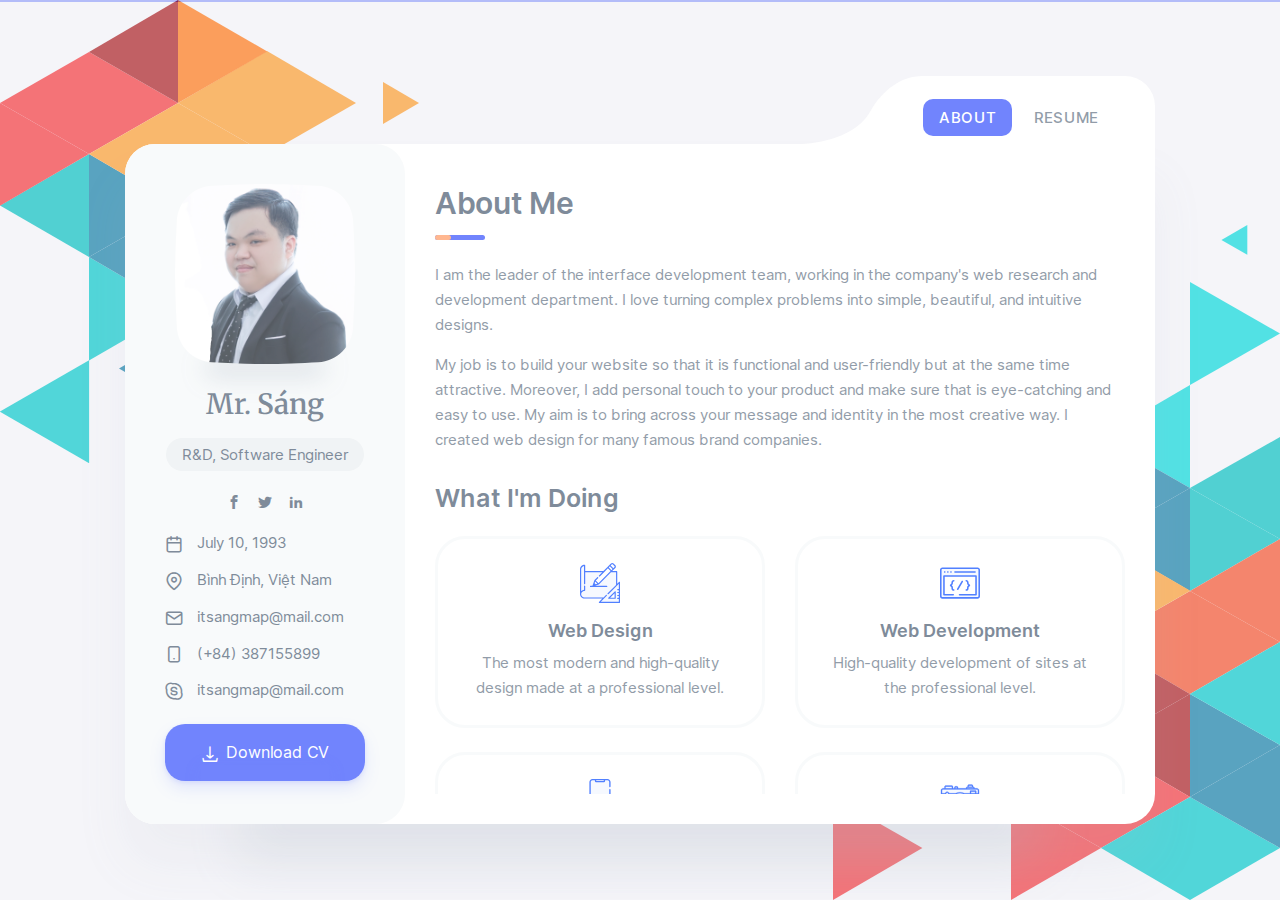
<file: index.html>
<!DOCTYPE html>
<html lang="en" ng-app="myApp">

<head>
    <meta charset="utf-8" />
    <title>Mai Xuân Sáng - About</title>

    <!-- Meta Data -->
    <meta http-equiv="X-UA-Compatible" content="IE=edge">
    <meta name="viewport" content="width=device-width, initial-scale=1, shrink-to-fit=no">
    <meta name="format-detection" content="telephone=no" />
    <meta name="format-detection" content="address=no" />
    
    <!-- Open Graph data -->
    <meta property="og:title" content="SangCV" />
    <meta property="og:type" content="website" />
    <meta property="og:url" content="your url website" />
    <meta property="og:image" content="assets/images/social.jpg" />
    <meta property="og:description" content="SangCV" />
    <meta property="og:site_name" content="SangCV" />
    <!-- Base -->
    <base href="/">
    <!-- Favicons -->
    <link rel="apple-touch-icon" sizes="144x144" href="assets/images/favicons/apple-touch-icon-144x144.png">
    <link rel="apple-touch-icon" sizes="114x114" href="assets/images/favicons/apple-touch-icon-114x114.png">
    <link rel="apple-touch-icon" sizes="72x72" href="assets/images/favicons/apple-touch-icon-72x72.png">
    <link rel="apple-touch-icon" sizes="57x57" href="assets/images/favicons/apple-touch-icon-57x57.png">
    <link rel="shortcut icon" href="assets/images/favicons/favicon.png" type="image/png">

    <!-- Styles -->
    <link rel="stylesheet" type="text/css" href="assets/styles/style.css" />
    <link rel="stylesheet" type="text/css" href="assets/demo/style-demo.css" />
    <!-- JavaScripts -->
    <script src="assets/js/jquery-3.4.1.min.js"></script>
    <script src="assets/js/angular.min.js"></script>
    <script src="assets/js/angular-route.min.js"></script>
    <script src="assets/js/plugins.min.js"></script>
    <script src="assets/js/load_page.js"></script>
</head>

<body class="bg-triangles-2" ng-controller="myCtrl as $ctrl">
    <!-- Preloader -->
    <div class="preloader">
        <div class="preloader__wrap">
            <svg class="spinner-container" viewBox="0 0 52 52">
                <circle class="path" cx="26px" cy="26px" r="20px" fill="none" stroke-width="4px" />
            </svg>
            <div class="preloader__progress"><span></span></div>
        </div>
    </div>

    <main class="main">
        <!-- Menu -->
        <div class="circle-menu">
            <div class="hamburger">
                <div class="line"></div>
                <div class="line"></div>
                <div class="line"></div>
                <div class="hamburger__text">MENU</div>
            </div>
        </div>

        <div class="nav-wrap">
            <ul class="nav">
                <li class="nav__item"><a ng-class="{active: $ctrl.$route.current.activetab == 'about'}" ng-href="#!/about">About</a>
                </li>
                <li class="nav__item"><a ng-class="{active: $ctrl.$route.current.activetab == 'resume'}"
                    ng-href="#!/resume">Resume</a></li>
                <!-- <li class="nav__item"><a  ng-href="#!/about">Portfolio</a></li>
                <li class="nav__item"><a ng-href="#!/about">Blog</a></li>
                <li class="nav__item"><a  ng-href="#!/about">Contact</a></li> -->
            </ul>
        </div>

        <div class="wrapper">
            <!-- Sidebar -->
            <aside class="sidebar" data-simplebar>
                <div>
                    <div class="avatar-wrap">
                        <svg class="avatar avatar--180" viewBox="0 0 188 188">
                            <g class="avatar__box">
                                <image xlink:href="assets/img/avatar-7.png" height="100%" width="100%" />
                            </g>
                        </svg>
                    </div>
                    <div class="text-center">
                        <h3 data-toggle="tooltip" data-placement="bottom" title="Mai Xuân Sáng" class="title sidebar__user-name"> <span class="weight--500">Mr.</span> Sáng</h3>
                        <div class="badge badge--gray">R&D, Software Engineer</div>

                        <!-- Social -->
                        <div class="social">
                            <a class="social__link" href="https://www.facebook.com/"><i
                                    class="font-icon icon-facebook"></i></a>
                            <a class="social__link" href="https://www.behance.com/"><i
                                    class="font-icon icon-twitter"></i></a>
                            <a class="social__link" href="https://www.linkedin.com/"><i
                                    class="font-icon icon-linkedin2"></i></a>
                        </div>
                    </div>

                    <ul class="contact-block">
                        <li class="contact-block__item" data-toggle="tooltip" data-placement="top" title="Birthday">
                            <i class="font-icon icon-calendar2"></i>July 10, 1993
                        </li>
                        <li class="contact-block__item" data-toggle="tooltip" data-placement="top" title="Address">
                            <i class="font-icon icon-map-pin"></i>Bình Định, Việt Nam
                        </li>
                        <li class="contact-block__item" data-toggle="tooltip" data-placement="top" title="E-mail">
                            <a href="mailto:example@mail.com"><i class="font-icon icon-mail"></i>itsangmap@mail.com</a>
                        </li>
                        <li class="contact-block__item" data-toggle="tooltip" data-placement="top" title="Phone">
                            <i class="font-icon icon-smartphone"></i>(+84) 387155899
                        </li>
                        <li class="contact-block__item" data-toggle="tooltip" data-placement="top" title="Skype">
                            <a href="skype:skype-example"><i class="font-icon icon-skype"></i>itsangmap@mail.com</a>
                        </li>
                    </ul>
                </div>
                <a class="btn" href="/download/Mai-Xuan-Sang-CV.pdf" download><i class="font-icon icon-download"></i> Download CV</a>
            </aside>

            <!-- Content -->
            <div class="content" data-simplebar ng-view>

            </div>
            <!-- Content End -->
        </div>
        <!-- Wrapper End -->
    </main>

    <!-- SVG masks -->
    <svg class="svg-defs">
        <clipPath id="avatar-box">
            <path
                d="M1.85379 38.4859C2.9221 18.6653 18.6653 2.92275 38.4858 1.85453 56.0986.905299 77.2792 0 94 0c16.721 0 37.901.905299 55.514 1.85453 19.821 1.06822 35.564 16.81077 36.632 36.63137C187.095 56.0922 188 77.267 188 94c0 16.733-.905 37.908-1.854 55.514-1.068 19.821-16.811 35.563-36.632 36.631C131.901 187.095 110.721 188 94 188c-16.7208 0-37.9014-.905-55.5142-1.855-19.8205-1.068-35.5637-16.81-36.63201-36.631C.904831 131.908 0 110.733 0 94c0-16.733.904831-37.9078 1.85379-55.5141z" />
        </clipPath>
        <clipPath id="avatar-hexagon">
            <path
                d="M0 27.2891c0-4.6662 2.4889-8.976 6.52491-11.2986L31.308 1.72845c3.98-2.290382 8.8697-2.305446 12.8637-.03963l25.234 14.31558C73.4807 18.3162 76 22.6478 76 27.3426V56.684c0 4.6805-2.5041 9.0013-6.5597 11.3186L44.4317 82.2915c-3.9869 2.278-8.8765 2.278-12.8634 0L6.55974 68.0026C2.50414 65.6853 0 61.3645 0 56.684V27.2891z" />
        </clipPath>
    </svg>

    <!-- Demo Menu -->
    <!-- <div class="btnSlideNav slideOpen"></div>
    <div class="btnSlideNav slideClose"></div>
    <ul class="slideNav">
        <li class="slideNav__item rtl-mode">
            <h4 class="title title--5">More pages</h4> <a href="rtl/about.html">RTL</a>
        </li>
        <li class="slideNav__item"><a href="one-page.html">1. Single page</a></li>
        <li class="slideNav__item"><a href="background-2.html">2. Background 2</a></li>
        <li class="slideNav__item"><a href="background-3.html">3. Background 3</a></li>
        <li class="slideNav__item"><a href="background-4.html">4. Background 4</a></li>
        <li class="slideNav__item"><a href="background-5.html">5. Background 5</a></li>
        <li class="slideNav__item"><a href="background-6.html">6. Background 6</a></li>
    </ul>
    <div class="overlay-slideNav"></div> -->
    <!-- Demo Menu -->

    <!-- JavaScripts -->

    <script src="assets/js/common.js"></script>

    <script src="assets/demo/plugins-demo.js"></script>
</body>

</html>
</file>
<file: assets/styles/style.css>
/* ------------------------------------------------
 Author: ArtStyles (Art)
 
 Template Name: vCard 2
 version: 1.1.0
------------------------------------------------ */

/* ------------------------------------------------

 - General Styles
 - Typography
 - Preloader
 - Form
 - Button
 - Preloader
 - Header
 - Sections
 - Navbar
 - Footer
 - Cases
 - Clients
 - Contact
 - Single post
 - Footer
 - Contact
 - Portfolio
 - News
 - Single news
 - Testimonials
 - Timeline
 - Other
 
------------------------------------------------ */

@import url(vendors/bootstrap.min.css);
@import url(vendors/swiper.min.css);
@import url(vendors/simplebar.min.css);
@import url(../icons/style.css);
@import url("../font/inter.css");
@import url("https://fonts.googleapis.com/css?family=Merriweather:400,900&display=swap");
/* -----------------------------------------------------------------
    - General Styles
----------------------------------------------------------------- */

*,
::before,
::after {
    background-repeat: no-repeat;
    box-sizing: border-box;
}

html {
    font-size: 16px;
    -webkit-overflow-scrolling: touch;
    -webkit-box-sizing: border-box;
    box-sizing: border-box;
    -ms-overflow-x: hidden;
}

body,
html {
    font-size: 1rem;
    -webkit-text-size-adjust: 100%;
}

body {
    background: #F0F0F6;
    color: #5F6F81;
    font-family: "Inter", sans-serif;
    font-size: 0.9375rem;
    font-weight: 400;
    line-height: 1.65;
    min-height: 100vh;
    overflow-x: hidden;
    -ms-overflow-style: scrollbar;
    -webkit-font-smoothing: antialiased;
}

@media only screen and (max-width: 580px) {
    body {
        line-height: 1.6;
    }
}

html.is-scroll-disabled body {
    height: 100vh;
    overflow: hidden;
}

@media all and (-ms-high-contrast: none),
(-ms-high-contrast: active) {
    html.is-scroll-disabled {
        overflow: hidden;
    }
}

.no-scroll {
    overflow: hidden;
    -ms-overflow-style: none;
}

.no-scroll-height {
    overflow-x: hidden;
}

.svg-defs {
    position: absolute;
    height: 0;
    width: 0;
}

@media screen and (-ms-high-contrast: active),
(-ms-high-contrast: none) {
    .full-page {
        overflow: auto;
    }
}

.bg-triangles {
    background-image: url(../images/triangle-top.svg), url(../images/triangle-bottom.svg);
    background-position: right top, left bottom;
    background-repeat: no-repeat;
    background-size: inherit;
    background-attachment: fixed;
}

@media only screen and (max-width: 991px) {
    .bg-triangles {
        background-size: contain;
    }
}

.bg-triangles-2 {
    background-image: url(../images/triangles-top-2.svg), url(../images/triangles-bottom-2.svg);
    background-position: left top, right bottom;
    background-repeat: no-repeat;
    background-size: inherit;
}

@media only screen and (max-width: 580px) {
    .bg-triangles-2 {
        background-size: contain;
    }
}

.bg-peach {
    background-image: linear-gradient(111.59deg, #FFF2E7 0%, #FFCADA 99.08%);
    background-attachment: fixed;
}

.bg-orange {
    background-image: linear-gradient(111.59deg, #FFC956 0%, #FF9F4D 99.08%);
    background-attachment: fixed;
}

.bg-azure {
    background-image: linear-gradient(128.99deg, #00F1E2 10.98%, #2CD5EF 90.23%);
    background-attachment: fixed;
}

.bg-green {
    background-image: linear-gradient(135deg, #9be15d 0%, #00d9a6 100%);
    background-attachment: fixed;
}

/* -----------------------------------------------------------------
    - Typography
----------------------------------------------------------------- */

h1,
h2,
h3,
h4,
h5,
h6 {
    color: #44566C;
    font-family: "Inter", sans-serif;
    font-weight: 600;
    line-height: 1.3;
}

.title--h1 {
    font-size: 1.875rem;
    margin-bottom: 1.1875rem;
}

@media only screen and (max-width: 580px) {
    .title--h1 {
        font-size: 1.6875rem;
    }
}

.title--h2 {
    font-size: 1.5625rem;
    margin-bottom: 1.375rem;
}

@media only screen and (max-width: 580px) {
    .title--h2 {
        font-size: 1.5rem;
        margin-bottom: 1.1875rem;
    }
}

.title--h3 {
    font-size: 1.125rem;
    margin-bottom: 0.625rem;
}

@media only screen and (max-width: 580px) {
    .title--h3 {
        font-size: 1.0625rem;
        margin-bottom: 0.5rem;
    }
}

.title--h4 {
    font-size: 1.0625rem;
    margin-bottom: 0.8125rem;
}

@media only screen and (max-width: 580px) {
    .title--h4 {
        font-size: 1rem;
    }
}

.title--center {
    text-align: center;
}

.title--tone {
    color: #304CFD;
}

.title-icon {
    margin-right: 0.5rem;
    margin-top: -0.25rem;
    height: 2.5rem;
    width: 2.5rem;
}

@media only screen and (max-width: 580px) {
    .title-icon {
        height: 1.9230769231rem;
        width: 1.9230769231rem;
    }
}

.title__separate {
    margin-bottom: 1.5rem;
    position: relative;
}

.title__separate::before,
.title__separate::after {
    content: '';
    background-color: #304CFD;
    border-radius: 0.5rem;
    height: 0.3125rem;
    position: absolute;
    bottom: -1.0625rem;
    left: 0;
    width: 3.12rem;
    z-index: 1;
}

.title__separate::after {
    background-color: #FF965D;
    width: 1rem;
}

@media only screen and (max-width: 580px) {
    .title__separate {
        margin-bottom: 0.8125rem;
    }
    .title__separate::before,
    .title__separate::after {
        height: 0.1875rem;
        bottom: -0.625rem;
    }
    .title__separate::before {
        width: 3rem;
    }
    .title__separate::after {
        width: 1rem;
    }
}

.weight--400 {
    font-weight: 400;
}

.weight--500 {
    font-weight: 500;
}

.weight--600 {
    font-weight: 600;
}

.weight--700 {
    font-weight: 700;
}

.color--light {
    color: #8697A8;
}

.color--dark {
    color: #44566C;
}

.block-quote {
    font-size: 1.3125rem;
    font-weight: 400;
    font-style: italic;
    margin: 1.8125rem 0 1.8125rem 0.1875rem;
    position: relative;
    line-height: 1.6;
}

@media only screen and (max-width: 991px) {
    .block-quote {
        padding-left: 3.8125rem;
    }
}

@media only screen and (max-width: 768px) {
    .block-quote {
        font-size: 1.125rem;
        margin: 1.0625rem 0 1.3125rem;
        padding-left: 0;
        padding-top: 2.375rem;
    }
}

.block-quote::before {
    background-image: url(../images/icon-quote.svg);
    background-repeat: no-repeat;
    background-position: center;
    background-size: cover;
    content: '';
    height: 1.5625rem;
    margin: 0 auto;
    position: absolute;
    top: 0;
    left: -2.5625rem;
    width: 28px;
}

@media only screen and (max-width: 991px) {
    .block-quote::before {
        left: 0;
    }
}

.block-quote__author {
    font-size: 1rem;
    font-style: normal;
    display: block;
    margin-top: 0.625rem;
    padding-left: 3rem;
    position: relative;
}

@media only screen and (max-width: 768px) {
    .block-quote__author {
        font-size: 0.875rem;
        margin-top: 0;
        padding-left: 2rem;
    }
}

.block-quote__author::before {
    content: '';
    background-color: #44566C;
    height: 0.0625rem;
    margin-bottom: auto;
    margin-top: auto;
    position: absolute;
    top: 0;
    bottom: 0;
    left: 0;
    width: 2rem;
}

@media only screen and (max-width: 768px) {
    .block-quote__author::before {
        width: 1rem;
    }
}

a {
    color: #304CFD;
    cursor: pointer;
    text-decoration: none;
    -webkit-text-decoration-skip: objects;
    transition: color 0.3s cubic-bezier(0.72, 0.16, 0.345, 0.875);
}

a:hover {
    color: #304CFD;
    outline: none;
    text-decoration: underline;
}

a.decoration--none {
    text-decoration: none;
}

.description {
    color: #F5F8F9;
    margin-bottom: 1.875rem;
}

.foreword {
    color: #F5F8F9;
    font-size: 1.125rem;
}

.separation {
    background-color: rgba(134, 151, 168, 0.2);
    height: 0.0625rem;
    margin: 2rem 0;
}

img {
    max-width: 100%;
    -webkit-user-select: none;
    -moz-user-select: none;
    -ms-user-select: none;
    user-select: none;
}

iframe {
    background-color: #44566C;
    border: 0;
    display: block;
    height: 100%;
    width: 100%;
}

.cover {
    object-fit: cover;
    object-position: center;
    font-family: 'object-fit: cover; object-position: center;';
    height: 100%;
    width: 100%;
}

::-moz-selection {
    background: transparent;
    color: #304CFD;
}

::selection {
    background: transparent;
    color: #304CFD;
}

/* -----------------------------------------------------------------
    - Form
----------------------------------------------------------------- */

.input,
.textarea,
select,
.custom-select {
    background-color: #F5F8F9;
    border: 1px solid #F5F8F9;
    border-radius: 20px;
    box-shadow: none;
    color: #44566C;
    font-size: 0.9375rem;
    height: auto;
    padding: 1rem 1.375rem;
    position: relative;
    width: 100%;
    -webkit-appearance: none;
    -moz-appearance: none;
    appearance: none;
}

@media only screen and (max-width: 580px) {
    .input,
    .textarea,
    select,
    .custom-select {
        padding: 0.625rem 1.125rem;
    }
}

.input:focus,
.textarea:focus,
select:focus,
.custom-select:focus {
    background-color: #F5F8F9;
    color: #44566C;
    box-shadow: none;
    outline: none;
}

.input {
    line-height: inherit;
}

@media all and (-ms-high-contrast: none),
(-ms-high-contrast: active) {
    .input {
        line-height: 0;
    }
}

.input--white {
    background-color: #fff;
}

.input--white:focus {
    background-color: #fff;
}

.input__icon {
    padding-left: 2.8125rem;
}

@media only screen and (max-width: 580px) {
    .input__icon {
        padding-left: 1.125rem;
    }
}

.textarea {
    border-radius: 20px;
    display: block;
    padding: 0.8125rem 1.1875rem;
    resize: none;
}

.form-group {
    margin-bottom: 2rem;
    position: relative;
}

@media only screen and (max-width: 580px) {
    .form-group {
        margin-bottom: 1.6875rem;
    }
}

.form-group .font-icon {
    color: #8697A8;
    font-size: 1.0625rem;
    margin: auto 2rem;
    position: absolute;
    top: 0;
    bottom: 0;
    left: 0;
    height: 1rem;
    width: 1rem;
    z-index: 1;
}

@media only screen and (max-width: 580px) {
    .form-group .font-icon {
        display: none;
    }
}

.help-block {
    position: absolute;
    font-size: 0.75rem;
    line-height: 1.4;
    padding-top: 0.3125rem;
    padding-left: 0.375rem;
}

@media only screen and (max-width: 580px) {
    .help-block {
        font-size: 0.6875rem;
    }
}

.help-block ul {
    padding: 0;
}

.with-errors {
    color: #FF3D57;
}

.has-error input,
.has-error textarea,
.has-error input:focus,
.has-error textarea:focus {
    border-color: #FF3D57;
}

#validator-contact {
    font-size: 0.875rem;
    margin-top: 1rem;
}

.form-control::-webkit-input-placeholder {
    color: #8697A8;
}

.form-control::-moz-placeholder {
    color: #8697A8;
}

.form-control:-ms-input-placeholder {
    color: #8697A8;
}

.form-control::-ms-input-placeholder {
    color: #8697A8;
}

.form-control::placeholder {
    color: #8697A8;
}

input:invalid,
textarea:invalid {
    outline: none !important;
}

.custom-control-input:focus~.custom-control-label::before {
    box-shadow: 0 0 0 0.1875rem rgba(48, 76, 253, 0.25);
}

.custom-control-input:focus:not(:checked)~.custom-control-label::before {
    border-color: #304CFD;
}

.custom-control-input:not(:disabled):active~.custom-control-label::before {
    border-color: #fff;
    background-color: transparent;
}

.custom-control-input:checked~.custom-control-label::before {
    border-color: #304CFD;
    background-color: #304CFD;
}

.custom-control-label {
    line-height: 1.55;
    padding-left: 0.5rem;
}

.custom-control-label::before {
    background-color: transparent;
    border: 1px solid #F0F0F6;
}

select,
.custom-select {
    background: url("data:image/svg+xml,%3csvg xmlns='http://www.w3.org/2000/svg' viewBox='0 0 4 5'%3e%3cpath fill='%23fff' d='M2 0L0 2h4zm0 5L0 3h4z'/%3e%3c/svg%3e") no-repeat right 0.1rem center/10px 16px;
}

select option,
.custom-select option {
    color: #44566C;
}

.dropdown-menu {
    border: 0;
    box-shadow: 0 0.5rem 2.5rem rgba(134, 151, 168, 0.25);
    color: #5F6F81;
    font-size: 0.9375rem;
}

.dropdown-menu::before {
    content: '';
    border-left: 0.375rem solid transparent;
    border-right: 0.375rem solid transparent;
    border-bottom: 0.375rem solid #fff;
    height: 0;
    position: absolute;
    top: -0.375rem;
    left: 1.6875rem;
    width: 0;
}

.dropdown.dropup .dropdown-menu::before {
    border-left: 0.375rem solid transparent;
    border-right: 0.375rem solid transparent;
    border-top: 0.375rem solid #fff;
    border-bottom: 0.375rem solid transparent;
    top: auto;
    bottom: -0.75rem;
}

.badge {
    font-size: 0.9375rem;
    font-weight: 400;
    border-radius: 20px;
    padding: 0.5625rem 1rem;
}

.badge--light {
    background-color: #F5F8F9;
    color: #44566C;
}

.badge--gray {
    background-color: #E9EDF0;
    color: #44566C;
}

.badge--dark {
    background-color: #44566C;
    color: #fff;
}

.badge--blue {
    background-color: #304CFD;
    color: #fff;
}

.badge--blue-gradient {
    background-image: linear-gradient(111.59deg, #FFF2E7 0%, #FFCADA 99.08%);
    color: #fff;
}

.badge--aqua {
    background-color: #FF965D;
    color: #fff;
}

.badge--red {
    background-color: #FF3D57;
    color: #fff;
}

.tooltip {
    font-family: "Inter", sans-serif;
}

.tooltip-inner {
    max-width: 12.5rem;
    padding: 0.25rem 0.5625rem 0.25rem;
    background-color: #44566C;
    border-radius: 0.25rem;
    box-shadow: 0 1rem 2rem rgba(134, 151, 168, 0.25), 0 0.125rem 1rem rgba(134, 151, 168, 0.5);
}

.tooltip.show {
    opacity: 1;
}

.bs-tooltip-top .arrow::before,
.bs-tooltip-auto[x-placement^="top"] .arrow::before {
    border-width: 0.3125rem 0.3125rem 0;
    border-top-color: #44566C;
}

.bs-tooltip-right .arrow::before,
.bs-tooltip-auto[x-placement^="right"] .arrow::before {
    border-width: 0.3125rem 0.3125rem 0.3125rem 0;
    border-right-color: #44566C;
}

.bs-tooltip-left .arrow::before,
.bs-tooltip-auto[x-placement^="left"] .arrow::before {
    border-width: 0.3125rem 0 0.3125rem 0.3125rem;
    border-left-color: #44566C;
}

.bs-tooltip-bottom .arrow::before,
.bs-tooltip-auto[x-placement^="bottom"] .arrow::before {
    border-width: 0 0.3125rem 0.3125rem;
    border-bottom-color: #44566C;
}

.progress {
    background-color: rgba(68, 86, 108, 0.1);
    border-radius: 20px;
    height: 1.5rem;
    margin-bottom: 1.5rem;
    overflow: inherit;
    position: relative;
    text-align: right;
}

@media only screen and (max-width: 580px) {
    .progress {
        margin-bottom: 1rem;
    }
}

.progress:last-child {
    margin-bottom: 0;
}

.progress-bar {
    background-color: #304CFD;
    border-radius: 20px;
    overflow: hidden;
    position: relative;
    width: 0%;
    z-index: 1;
}

.progress .progress-text {
    display: flex;
    align-items: center;
    justify-content: space-between;
    height: 100%;
    padding-left: 0.8125rem;
    padding-right: 0.8125rem;
    position: absolute;
    top: 0;
    left: 0;
    width: 100%;
    z-index: 1;
}

.progress .progress-text>* {
    min-width: 0;
}

@media screen and (-ms-high-contrast: active),
(-ms-high-contrast: none) {
    .progress-text span:nth-child(2) {
        float: right;
    }
}

.btn {
    background-color: #304CFD;
    border-radius: 20px;
    border: 0;
    box-shadow: 0 0.5rem 1rem rgba(48, 76, 253, 0.15), 0 0.125rem 0.25rem rgba(48, 76, 253, 0.15);
    color: #fff;
    cursor: pointer;
    font-size: 1rem;
    font-weight: 400;
    line-height: inherit;
    overflow: hidden;
    padding: 0.9375rem 1.5rem;
    position: relative;
    transition: .4s ease-in-out;
    white-space: nowrap;
    z-index: 1;
}

.btn:hover {
    color: #fff;
    box-shadow: none;
    opacity: .9;
}

.btn:hover span {
    width: 30rem;
    height: 30rem;
}

.btn:focus {
    box-shadow: 0 1.5rem 2.5rem rgba(48, 76, 253, 0.1), 0 0.5rem 1rem rgba(48, 76, 253, 0.1);
}

.btn::before {
    content: '';
    box-shadow: 0 0.25rem 2rem rgba(48, 76, 253, 0.25), 0 0.25rem 1rem rgba(48, 76, 253, 0.25);
    margin: 0 auto;
    height: 1rem;
    position: absolute;
    right: 0;
    bottom: 0;
    left: 0;
    width: 64%;
    z-index: -1;
}

.btn span {
    background-color: rgba(255, 255, 255, 0.1);
    border-radius: 50%;
    display: block;
    width: 0;
    height: 0;
    position: absolute;
    transition: width .4s ease-in-out, height .4s ease-in-out;
    transform: translate(-50%, -50%);
    z-index: -1;
}

.btn .font-icon {
    margin-right: 0.1875rem;
}

button:focus {
    outline: none;
}

/* -----------------------------------------------------------------
    - Preloader
----------------------------------------------------------------- */

.preloader {
    display: flex;
    align-items: center;
    justify-content: center;
    background-color: #fff;
    position: fixed;
    top: 0;
    left: 0;
    width: 100%;
    height: 100%;
    overflow: hidden;
    text-align: center;
    z-index: 1106;
    opacity: 1;
}

.preloader>* {
    min-width: 0;
}

.preloader__wrap {
    width: 100%;
    max-width: 9.375rem;
}

.preloader__progress {
    background: #fff;
    height: 0.125rem;
    position: absolute;
    top: 0;
    left: 0;
    overflow: hidden;
    width: 100%;
}

.preloader__progress span {
    background: #304CFD;
    position: absolute;
    top: 0;
    left: 0;
    height: 100%;
    width: 0;
}

/* -----------------------------------------------------------------
    - Sidebar
----------------------------------------------------------------- */

.sidebar {
    display: flex;
    flex-direction: column;
    justify-content: center;
    background-color: #F5F8F9;
    border-radius: 30px;
    padding: 2.5rem;
    width: 17.5rem;
    text-align: center;
}

.sidebar>* {
    min-width: 0;
}

@media only screen and (max-width: 991px) {
    .sidebar {
        align-items: center;
        border-radius: 30px;
        flex: 0 0 100%;
        width: 100%;
    }
}

@media only screen and (max-width: 768px) {
    .sidebar {
        padding: 2rem;
    }
}

.full-page .sidebar {
    justify-content: flex-start;
}

.sidebar .avatar {
    margin-bottom: 1.375rem;
    margin-left: auto;
    margin-right: auto;
}

@media only screen and (max-width: 580px) {
    .sidebar .avatar {
        margin-bottom: 1rem;
    }
}

.sidebar__user-name {
    font-family: "Merriweather", serif;
    font-size: 1.75rem;
    margin-bottom: 1rem;
}

@media only screen and (max-width: 580px) {
    .sidebar__user-name {
        font-size: 1.625rem;
        margin-bottom: 0.8125rem;
    }
}

.sidebar .btn {
    flex: 0 0 auto;
    display: block;
    width: 100%;
}

@media only screen and (max-width: 991px) {
    .sidebar .btn {
        margin-left: auto;
        margin-right: auto;
        width: 40%;
    }
}

@media only screen and (max-width: 580px) {
    .sidebar .btn {
        width: 100%;
    }
}

.contact-block {
    color: #44566C;
    font-size: 0.9375rem;
    list-style: none;
    padding-left: 0;
    margin-bottom: 1.3125rem;
}

@media only screen and (max-width: 991px) {
    .contact-block {
        display: inline-block;
        margin-left: auto;
        margin-right: auto;
        width: 100%;
    }
}

.contact-block__item {
    display: flex;
    align-items: center;
    margin-bottom: 0.75rem;
    overflow: hidden;
    text-overflow: ellipsis;
    white-space: nowrap;
}

.contact-block__item>* {
    min-width: 0;
}

@media only screen and (max-width: 991px) {
    .contact-block__item {
        justify-content: center;
    }
}

.contact-block__item a {
    color: #44566C;
    text-decoration: none;
}

.contact-block__item a:hover {
    color: #304CFD;
}

.contact-block .font-icon {
    font-size: 1.125rem;
    margin-right: 0.875rem;
}

.sticky-column {
    width: 100%;
}

.sticky-column.is_stuck {
    margin-top: 1.875rem;
    margin-bottom: 2.5rem;
}

.sticky-column.is_stuck .avatar {
    margin-top: 0;
}

/* -----------------------------------------------------------------
    - Sections
----------------------------------------------------------------- */

.main {
    display: flex;
    flex-direction: column;
    align-items: center;
    justify-content: center;
    height: 100vh;
    padding: 1.875rem;
}

.main>* {
    min-width: 0;
}

@media only screen and (max-width: 991px) {
    .main {
        justify-content: normal;
        margin-top: 2rem;
        height: 100%;
        padding: 0.9375rem;
    }
}

@media only screen and (max-width: 768px) {
    .main {
        margin-top: 0;
    }
}

.full-page .main {
    height: 100%;
}

.wrapper {
    background-color: #fff;
    border-radius: 30px 0 30px 30px;
    box-shadow: 0 2.5rem 3.125rem rgba(134, 151, 168, 0.1);
    display: flex;
    max-height: 42.5rem;
    height: 100%;
    margin-left: auto;
    margin-right: auto;
    max-width: 64.375rem;
    position: relative;
    width: 100%;
}

.wrapper>* {
    min-width: 0;
}

.wrapper::before {
    content: '';
    box-shadow: 0 2.5rem 3.125rem rgba(134, 151, 168, 0.2);
    position: absolute;
    right: 0;
    bottom: 0;
    left: 0;
    margin: 0 auto;
    height: 5rem;
    width: 78%;
    z-index: -1;
}

@media only screen and (max-width: 991px) {
    .wrapper {
        flex-direction: column;
        border-radius: 0 0 30px 30px;
        margin-bottom: 2rem;
        max-height: 100%;
        width: 80%;
    }
}

@media only screen and (max-width: 768px) {
    .wrapper {
        border-radius: 30px;
        margin-top: 4rem;
        width: 86%;
    }
}

@media only screen and (max-width: 580px) {
    .wrapper {
        margin-top: 0;
        margin-bottom: 0;
        width: 100%;
    }
}

.full-page .wrapper {
    max-height: 100%;
}

.wrapper--shadow-orange {
    box-shadow: 0 2.5rem 3.125rem rgba(177, 68, 27, 0.1);
}

.wrapper--shadow-orange::before {
    box-shadow: 0 2.5rem 3.125rem rgba(177, 68, 27, 0.2);
}

.wrapper--shadow-azure {
    box-shadow: 0 2.5rem 3.125rem rgba(20, 93, 104, 0.1);
}

.wrapper--shadow-azure::before {
    box-shadow: 0 2.5rem 3.125rem rgba(20, 93, 104, 0.2);
}

.content {
    max-height: 42.5rem;
    margin-top: 2.5rem;
    margin-bottom: 1.875rem;
    padding-left: 1.875rem;
    padding-right: 1.875rem;
    width: calc(100% - 280px);
    position: relative;
}

@media only screen and (max-width: 991px) {
    .content {
        margin-top: 2rem;
        margin-bottom: 2rem;
        padding-left: 2rem;
        padding-right: 2rem;
        max-height: 100%;
        width: 100%;
    }
}

@media only screen and (max-width: 580px) {
    .content {
        padding-left: 1rem;
        padding-right: 1rem;
        margin-bottom: 1rem;
    }
}

.full-page .content {
    max-height: 100%;
    height: 100%;
}

.section {
    margin-top: 1.8125rem;
    padding: .1px 0;
}

@media only screen and (max-width: 580px) {
    .section {
        margin-top: 1.5rem;
    }
}

.js-image {
    background-size: cover;
    background-position: center;
    height: 100%;
    width: 100%;
}

.box-gray {
    background-color: #F5F8F9;
    border-radius: 30px;
    padding: 2rem 1.875rem;
}

@media only screen and (max-width: 768px) {
    .box-gray {
        border-radius: 20px;
        padding: 0.9375rem;
    }
}

.overlay {
    position: relative;
}

.overlay::before,
.overlay--45::before,
.overlay--80::before {
    content: '';
    background-color: rgba(68, 86, 108, 0.35);
    position: absolute;
    top: 0;
    left: 0;
    height: 100%;
    width: 100%;
    z-index: 2;
}

.overlay--45::before {
    background-color: rgba(68, 86, 108, 0.45);
}

.overlay--80::before {
    background-color: rgba(68, 86, 108, 0.8);
}

.avatar-wrap {
    position: relative;
    z-index: 1;
}

.avatar-wrap::before {
    content: '';
    box-shadow: 0 1rem 1.5rem rgba(134, 151, 168, 0.4);
    border-radius: 1rem;
    position: absolute;
    right: 0;
    bottom: 0.25rem;
    left: 0;
    margin: 0 auto;
    height: 1rem;
    width: 7.5rem;
    z-index: -1;
}

.avatar {
    display: block;
    height: 100%;
    width: 100%;
}

.avatar--180 {
    max-height: 11.25rem;
    max-width: 11.25rem;
    height: 11.25rem;
    width: 11.25rem;
}

@media only screen and (max-width: 991px) {
    .avatar--180 {
        max-height: 12.5rem;
        max-width: 12.5rem;
        height: 12.5rem;
        width: 12.5rem;
    }
}

.avatar--80 {
    max-height: 5rem;
    max-width: 5rem;
    filter: drop-shadow(0 0.25rem 0.25rem rgba(134, 151, 168, 0.1)) drop-shadow(0 0.5rem 0.5rem rgba(134, 151, 168, 0.1));
}

@media only screen and (max-width: 580px) {
    .avatar--80 {
        max-height: 4.5454545455rem;
        max-width: 4.5454545455rem;
    }
}

.avatar--60 {
    max-height: 60px;
    max-width: 60px;
    filter: drop-shadow(0 0.25rem 0.25rem rgba(134, 151, 168, 0.1)) drop-shadow(0 0.5rem 0.5rem rgba(134, 151, 168, 0.1));
}

@media only screen and (max-width: 580px) {
    .avatar--60 {
        max-height: 45.1127819549px;
        max-width: 45.1127819549px;
    }
}

.avatar__box {
    -webkit-clip-path: url(#avatar-box);
    clip-path: url(#avatar-box);
}

.avatar__hexagon {
    -webkit-clip-path: url(#avatar-hexagon);
    clip-path: url(#avatar-hexagon);
}

.avatar image {
    height: 100%;
    width: 100%;
}

.social {
    line-height: 0;
    margin-top: 1.5rem;
    margin-bottom: 1.375rem;
}

.social__link {
    color: #44566C;
    display: inline-block;
    font-size: 0.875rem;
    margin-left: 0.8125rem;
    text-decoration: none;
}

.social__link:hover {
    cursor: pointer;
    text-decoration: none;
}

.social__link:first-child {
    margin-left: 0;
}

.pt-6 {
    padding-top: 5rem;
}

/* -----------------------------------------------------------------
    - Navbar
----------------------------------------------------------------- */

.circle-menu {
    background: #304CFD;
    border-radius: 50% 0 50% 50%;
    box-shadow: 0 1.5rem 2.5rem rgba(48, 76, 253, 0.1), 0 0.5rem 1rem rgba(48, 76, 253, 0.1);
    display: flex;
    align-items: center;
    justify-content: center;
    height: 3.75rem;
    pointer-events: none;
    visibility: hidden;
    position: fixed;
    top: 0;
    right: 0;
    width: 3.75rem;
    z-index: 1101;
}

.circle-menu>* {
    min-width: 0;
}

@media only screen and (max-width: 768px) {
    .circle-menu {
        pointer-events: all;
        visibility: visible;
    }
}

.open-menu .circle-menu {
    box-shadow: 0 0 0 0.0625rem rgba(48, 76, 253, 0.5);
    background-image: none;
}

.hamburger {
    cursor: pointer;
    color: #fff;
    text-align: center;
}

.hamburger .line {
    background-color: #fff;
    border-radius: 0.25rem;
    display: block;
    margin: 0.3125rem 0;
    height: 0.1875rem;
    width: 1.5rem;
    opacity: 0;
    transition: all 0.2s ease-in-out;
}

.hamburger .line:nth-child(2) {
    margin-left: 0.25rem;
    width: 1.25rem;
}

@media only screen and (max-width: 580px) {
    .hamburger .line {
        margin: 0.25rem 0;
        height: 0.125rem;
        width: 1.125rem;
    }
    .hamburger .line:nth-child(2) {
        width: 0.875rem;
    }
}

.hamburger.is-active .line:nth-child(1) {
    opacity: 1;
    transform: translateY(8px) rotate(45deg);
}

@media only screen and (max-width: 580px) {
    .hamburger.is-active .line:nth-child(1) {
        transform: translateY(6px) rotate(45deg);
    }
}

.hamburger.is-active .line:nth-child(2) {
    opacity: 0;
    transform: rotate(45deg);
}

.hamburger.is-active .line:nth-child(3) {
    opacity: 1;
    transform: translateY(-8px) rotate(-45deg);
}

@media only screen and (max-width: 580px) {
    .hamburger.is-active .line:nth-child(3) {
        transform: translateY(-6px) rotate(-45deg);
    }
}

.hamburger__text {
    font-size: 0.75rem;
    position: absolute;
    top: 33%;
    left: 0;
    width: 100%;
}

.hamburger.is-active .hamburger__text {
    opacity: 0;
}

.nav-wrap {
    display: flex;
    max-width: 64.375rem;
    width: 100%;
}

.nav-wrap>* {
    min-width: 0;
}

@media only screen and (max-width: 991px) {
    .nav-wrap {
        width: 80%;
    }
}

@media only screen and (max-width: 768px) {
    .nav-wrap {
        height: 100%;
        position: fixed;
        top: 0;
        transition: all .4s ease-in-out;
        visibility: hidden;
        width: 100%;
        z-index: 1001;
    }
    .nav-wrap::before {
        content: '';
        background-color: #304CFD;
        border-radius: 50% 0 50% 50%;
        height: 3.75rem;
        position: absolute;
        top: 0;
        right: 0;
        transition: all .3s ease-in-out;
        width: 3.75rem;
        z-index: 0;
    }
}

.open-menu .nav-wrap {
    visibility: visible;
}

.open-menu .nav-wrap::before {
    border-radius: 0;
    height: 100rem;
    width: 100rem;
}

.open-menu .nav-wrap .nav {
    opacity: 1;
    transform: translateY(0%);
}

.nav {
    background-color: #fff;
    border-radius: 0 30px 0 0;
    color: #5F6F81;
    display: flex;
    align-items: center;
    justify-content: center;
    font-weight: 500;
    height: 4.25rem;
    letter-spacing: .04rem;
    margin-left: auto;
    padding-top: 1rem;
    padding-right: 2.5rem;
    position: relative;
    bottom: -0.1px;
    z-index: 1;
}

.nav>* {
    min-width: 0;
}

.nav::before {
    content: '';
    background-image: url(../images/nav-edge.svg);
    height: 100%;
    position: absolute;
    top: 0;
    left: -7.75rem;
    width: 8.4375rem;
    z-index: -1;
}

@media only screen and (max-width: 991px) {
    .nav {
        border-radius: 30px 30px 0 0;
        padding-top: 0;
        padding-right: 0;
        width: 100%;
    }
    .nav::before {
        display: none;
    }
}

@media only screen and (max-width: 768px) {
    .nav {
        background-color: transparent;
        color: #fff;
        border-radius: 0;
        flex-direction: column;
        font-size: 1.5rem;
        font-weight: 400;
        height: 100%;
        padding: 0;
        opacity: 0;
        transition: all .3s ease-in-out;
        transform: translateY(-100%);
        width: 100%;
    }
}

@supports (-ms-ime-align: auto) {
    .nav {
        bottom: -.7px;
    }
}

.nav__item {
    margin-right: 0.375rem;
}

@media only screen and (max-width: 768px) {
    .nav__item {
        margin-right: 0;
        margin: 0.8125rem 0;
    }
}

.nav__item a {
    color: #5F6F81;
    padding: 0.5625rem 1rem;
    text-transform: uppercase;
}

.nav__item a:hover {
    color: #304CFD;
    text-decoration: none;
}

@media only screen and (max-width: 768px) {
    .nav__item a {
        color: rgba(255, 255, 255, 0.7);
        padding: 0;
    }
    .nav__item a:hover {
        color: #fff;
    }
}

.nav__item a.active {
    background-color: #304CFD;
    border-radius: 10px;
    color: #fff;
}

@media only screen and (max-width: 768px) {
    .nav__item a.active {
        background-color: transparent;
        border-radius: 0;
    }
}

.nav__item:last-child {
    margin-right: 0;
}

/* -----------------------------------------------------------------
    - Cases
----------------------------------------------------------------- */

.case-item-wrap {
    margin-bottom: 1.5rem;
}

.case-item-wrap:nth-last-child(1),
.case-item-wrap:nth-last-child(2) {
    margin-bottom: 0;
}

@media only screen and (max-width: 991px) {
    .case-item-wrap {
        margin-bottom: 1.5rem;
    }
    .case-item-wrap:nth-last-child(2) {
        margin-bottom: 1.5rem;
    }
}

@media only screen and (max-width: 580px) {
    .case-item-wrap {
        margin-bottom: 0.9375rem;
    }
    .case-item-wrap:nth-last-child(2) {
        margin-bottom: 0.9375rem;
    }
}

.case-item {
    border: 3px solid #F5F8F9;
    border-radius: 30px;
    padding: 1.5rem;
    position: relative;
    text-align: center;
}

@media only screen and (max-width: 580px) {
    .case-item {
        padding: 1.1875rem 1rem;
    }
}

.case-item .title {
    margin-bottom: 0.5625rem;
}

.case-item__icon {
    height: 2.5rem;
    width: 2.5rem;
    margin-bottom: 1rem;
}

.case-item__caption {
    font-size: 0.9375rem;
}

@media only screen and (max-width: 580px) {
    .case-item__caption {
        line-height: 1.5;
    }
}

.case-item__caption:last-child {
    margin-bottom: 0;
}

/* -----------------------------------------------------------------
    - Clients
----------------------------------------------------------------- */

.js-carousel-clients {
    padding-top: 0.5rem;
    padding-bottom: 1rem;
}

@media only screen and (max-width: 580px) {
    .js-carousel-clients .swiper-slide {
        text-align: center;
    }
}

/* -----------------------------------------------------------------
    - Contact
----------------------------------------------------------------- */

@media only screen and (max-width: 768px) {
    .contact-form .btn {
        width: 100%;
    }
}

.map {
    background-color: #F5F8F9;
    border-radius: 20px;
    height: 23.75rem;
    margin-bottom: 2rem;
    position: relative;
    direction: ltr;
}

@media only screen and (max-width: 580px) {
    .map {
        height: 15.625rem;
        margin-bottom: 1.5rem;
    }
}

.popover-map-title {
    color: #44566C;
    font-size: 1.1875rem;
    margin-top: 0.1875rem;
    margin-bottom: 0.5rem;
}

.popover-map-caption {
    color: #44566C;
    font-weight: 400;
}

#marker {
    background-image: url("../images/icon-map-pic.svg");
    background-size: cover;
    width: 3.125rem;
    height: 3.125rem;
    cursor: pointer;
}

.mapboxgl-canvas {
    outline: none;
}

/* -----------------------------------------------------------------
    - Portfolio
----------------------------------------------------------------- */

.gutter-sizer {
    width: 1.875rem;
}

.gallery-grid {
    display: flex;
}

.gallery-grid>* {
    min-width: 0;
}

.gallery-grid__item {
    margin-bottom: 1.8125rem;
    width: calc(50% - 16px);
}

.gallery-grid__item:nth-last-child(2),
.gallery-grid__item:nth-last-child(1) {
    margin-bottom: 0;
}

@media only screen and (max-width: 768px) {
    .gallery-grid__item {
        margin-bottom: 1.5625rem;
        width: 100%;
    }
    .gallery-grid__item:nth-last-child(2),
    .gallery-grid__item:nth-last-child(1) {
        margin-bottom: 0.5625rem;
    }
}

@media only screen and (max-width: 580px) {
    .gallery-grid__item {
        margin-bottom: 1.1875rem;
    }
    .gallery-grid__item:nth-last-child(2),
    .gallery-grid__item:nth-last-child(1) {
        margin-bottom: 1.1875rem;
    }
}

.gallery-grid__item:hover .gallery-grid__image {
    transform: scale3d(1.06, 1.061, 1.06);
}

.gallery-grid__image-wrap {
    border-radius: 10px;
    overflow: hidden;
    position: relative;
    width: 100%;
    z-index: 1;
}

.gallery-grid__image {
    border-radius: 10px;
    transform: scale3d(1, 1, 1);
}

.gallery-grid__caption {
    padding-left: 0.1875rem;
}

.gallery-grid__title {
    margin-top: 1.1875rem;
    margin-bottom: 0.125rem;
}

@media only screen and (max-width: 580px) {
    .gallery-grid__title {
        margin-top: 1rem;
    }
}

.gallery-grid__category {
    font-size: 0.875rem;
    color: #8697A8;
    display: block;
}

@media only screen and (min-width: 769px) {
    .filter {
        display: inline-flex;
        flex-wrap: wrap;
        font-size: 1rem;
        list-style: none;
        margin-bottom: 1.1875rem;
        padding: 0;
    }
    .filter>* {
        min-width: 0;
    }
    .filter__item {
        padding-right: 1.1875rem;
    }
    .filter__item:first-child {
        display: none;
    }
    .filter__item:last-child {
        padding-right: 0;
    }
    .filter__item.active a {
        color: #304CFD;
    }
    .filter__link {
        color: #8697A8;
        padding: 0 0.25rem;
        text-decoration: none;
        display: block;
        overflow: hidden;
        position: relative;
    }
    .filter__link:hover {
        text-decoration: none;
    }
}

.select .placeholder {
    display: none;
}

@media only screen and (max-width: 768px) {
    .select {
        background-color: #F5F8F9;
        border-radius: 10px;
        color: #8697A8;
        display: block;
        margin-bottom: 2rem;
        padding-left: 1rem;
        padding-right: 0.8125rem;
        position: relative;
        vertical-align: middle;
        text-align: left;
        user-select: none;
        width: 100%;
        -webkit-touch-callout: none;
        z-index: 2;
    }
    .select .placeholder {
        cursor: pointer;
        display: block;
        padding: 0.5rem 0;
        position: relative;
        z-index: 1;
    }
    .select .placeholder:after {
        position: absolute;
        top: 50%;
        right: 0.125rem;
        transform: translateY(-50%);
        font-family: 'icomoon';
        content: '\e90e';
        z-index: 10;
    }
    .select.is-open .placeholder:after {
        content: '\e90f';
    }
    .select.is-open ul {
        display: block;
    }
    .select ul {
        background-color: #fff;
        box-shadow: 0 0.625rem 3.75rem rgba(134, 151, 168, 0.25);
        border-radius: 10px;
        display: none;
        max-height: 37.5rem;
        overflow: hidden;
        overflow-y: auto;
        padding: 0.5625rem 0;
        position: absolute;
        top: 100%;
        left: 0;
        width: 100%;
        z-index: 100;
    }
    .select ul li {
        display: block;
        text-align: left;
        padding: 0.1875rem 1.1875rem;
        color: #44566C;
        cursor: pointer;
    }
    .select ul li:hover {
        background-color: #304cfd;
    }
    .select ul li:hover a {
        color: #fff;
    }
    .select ul li:first-child {
        display: none;
    }
    .select ul li a {
        color: #44566C;
        text-decoration: none;
    }
}

@media only screen and (max-width: 580px) {
    .select {
        margin-bottom: 1.5rem;
    }
}

/* -----------------------------------------------------------------
    - News
----------------------------------------------------------------- */

.news-grid {
    display: flex;
    flex-wrap: wrap;
    margin-left: -0.9375rem;
    margin-right: -0.9375rem;
}

.news-grid>* {
    min-width: 0;
}

@media only screen and (max-width: 991px) {
    .news-grid {
        margin-left: 0;
        margin-right: 0;
    }
}

.news-item {
    background-color: #F5F8F9;
    border-radius: 20px;
    margin-bottom: 1.875rem;
    margin-left: 0.9375rem;
    margin-right: 0.9375rem;
    padding: 0;
    width: calc(50% - 30px);
}

.news-item:hover .news-item__image-wrap::before,
.news-item:hover .news-item__image-wrap::after {
    opacity: 1;
}

.news-item:nth-last-child(2),
.news-item:nth-last-child(1) {
    margin-bottom: 0;
}

@media only screen and (max-width: 991px) {
    .news-item {
        margin-left: 0;
        margin-right: 0;
        width: 100%;
    }
    .news-item:nth-last-child(2) {
        margin-bottom: 1.875rem;
    }
    .news-item:nth-last-child(1) {
        margin-bottom: 0;
    }
}

@media only screen and (max-width: 580px) {
    .news-item {
        margin-bottom: 1rem;
    }
    .news-item:nth-last-child(2) {
        margin-bottom: 1rem;
    }
}

.news-item__image-wrap {
    overflow: hidden;
    border-radius: 20px 20px 0 0;
    height: 14rem;
    position: relative;
}

@media only screen and (max-width: 991px) {
    .news-item__image-wrap {
        height: 18rem;
    }
}

@media only screen and (max-width: 580px) {
    .news-item__image-wrap {
        height: 12.5rem;
    }
}

.news-item__image-wrap::before {
    opacity: 0;
    transition: opacity .5s ease-in-out;
}

.news-item__image-wrap::after {
    content: '';
    background-image: url(../icons/icon-news.svg);
    height: 2.5rem;
    margin: auto;
    opacity: 0;
    pointer-events: none;
    position: absolute;
    top: 0;
    right: 0;
    bottom: 0;
    left: 0;
    transition: opacity .5s ease-in-out;
    width: 2.5rem;
    z-index: 2;
}

.news-item__date {
    background-color: #FF965D;
    color: #fff;
    border-radius: 20px 0 20px 0;
    font-size: 1.375rem;
    font-weight: 600;
    line-height: 1.3;
    padding: 0.5625rem 1.3125rem;
    position: absolute;
    top: 0;
    text-align: center;
    z-index: 2;
}

.news-item__date span {
    font-size: 0.8125rem;
    font-weight: 400;
    display: block;
}

@media only screen and (max-width: 580px) {
    .news-item__date {
        font-size: 1.1875rem;
        padding: 0.5rem 1.125rem;
    }
    .news-item__date span {
        font-size: 0.75rem;
    }
}

.news-item__link {
    position: absolute;
    height: 100%;
    width: 100%;
    z-index: 2;
}

.news-item__caption {
    padding: 1.5rem 1.875rem 0.5rem;
}

@media only screen and (max-width: 580px) {
    .news-item__caption {
        padding: 1.1875rem 1rem 0;
    }
}

.news-item .title {
    font-family: "Merriweather", serif;
}

.news-item p {
    color: #5F6F81;
    line-height: 1.5;
}

@media only screen and (max-width: 768px) {
    .news-item p {
        font-size: 0.9375rem;
    }
}

/* -----------------------------------------------------------------
    - Single post
----------------------------------------------------------------- */

.header-post {
    margin-top: 1rem;
    text-align: center;
}

@media only screen and (max-width: 580px) {
    .header-post {
        margin-top: 1rem;
    }
}

.header-post__date {
    color: #8697A8;
    font-size: 0.875rem;
    margin-bottom: 1rem;
    text-transform: uppercase;
}

@media only screen and (max-width: 580px) {
    .header-post__date {
        margin-bottom: 0.8125rem;
    }
}

.header-post .title {
    font-family: "Merriweather", serif;
    margin-bottom: 1.375rem;
}

@media only screen and (max-width: 768px) {
    .header-post .title {
        margin-bottom: 1.125rem;
    }
}

.header-post__image-wrap {
    height: 25rem;
    margin-bottom: 2.1875rem;
}

@media only screen and (max-width: 991px) {
    .header-post__image-wrap {
        height: 21.875rem;
    }
}

@media only screen and (max-width: 580px) {
    .header-post__image-wrap {
        height: 20rem;
        margin-bottom: 1.5rem;
    }
}

.header-post__image-wrap img {
    border-radius: 0.375rem;
}

.caption-post {
    padding-left: 2.5rem;
    padding-right: 2.5rem;
    margin-bottom: 2rem;
}

@media only screen and (max-width: 991px) {
    .caption-post {
        padding-left: 2rem;
        padding-right: 2rem;
        width: 100%;
    }
}

@media only screen and (max-width: 768px) {
    .caption-post {
        padding-left: 0;
        padding-right: 0;
        margin-bottom: 1.1875rem;
    }
}

.caption-post p {
    color: #5F6F81;
}

.gallery-post {
    display: flex;
    flex-wrap: wrap;
    margin-left: -1rem;
    margin-right: -1rem;
}

.gallery-post>* {
    min-width: 0;
}

@media only screen and (max-width: 991px) {
    .gallery-post {
        margin-left: -0.5rem;
        margin-right: -0.5rem;
    }
}

@media only screen and (max-width: 580px) {
    .gallery-post {
        margin-left: 0;
        margin-right: 0;
    }
}

.gallery-post__item {
    flex: calc(50% - 2rem);
    border-radius: 0.375rem;
    max-height: 80vw;
    margin-left: 1rem;
    margin-right: 1rem;
    width: calc(50% - 2rem);
}

@media only screen and (max-width: 991px) {
    .gallery-post__item {
        flex: calc(50% - 1rem);
        margin-left: 0.5rem;
        margin-right: 0.5rem;
        width: calc(50% - 1rem);
    }
}

@media only screen and (max-width: 580px) {
    .gallery-post__item {
        flex: 100%;
        margin-left: 0;
        margin-right: 0;
        margin-bottom: 1rem;
        width: 100%;
    }
}

.gallery-post__caption {
    color: #8697A8;
    font-size: 0.875rem;
    font-style: italic;
    padding: 1rem 1rem 1.5rem;
    text-align: center;
    width: 100%;
}

@media only screen and (max-width: 580px) {
    .gallery-post__caption {
        padding: 0 0 1rem;
    }
}

.gallery-post__caption a {
    color: #8697A8;
}

.footer-post {
    display: flex;
    align-items: center;
    justify-content: center;
    flex-wrap: wrap;
    margin-bottom: 2rem;
    margin-top: 2rem;
    padding-top: 2rem;
    position: relative;
}

.footer-post>* {
    min-width: 0;
}

@media only screen and (max-width: 580px) {
    .footer-post {
        margin-bottom: 1rem;
        margin-top: 1rem;
    }
}

.footer-post::before {
    content: '';
    background-color: #44566C;
    height: 1px;
    margin: auto;
    position: absolute;
    top: 0;
    right: 0;
    left: 0;
    width: 15%;
}

.footer-post__share {
    display: flex;
    align-items: baseline;
    color: #44566C;
    font-size: 0.875rem;
    margin: 0 1.0625rem;
}

.footer-post__share>* {
    min-width: 0;
}

@media only screen and (max-width: 580px) {
    .footer-post__share {
        margin: 0 0.8125rem;
    }
}

.footer-post__share:hover {
    text-decoration: none;
}

.footer-post__share .font-icon {
    margin-right: 0.6875rem;
}

@media only screen and (max-width: 580px) {
    .footer-post__share span {
        display: none;
    }
}

.comment-box {
    display: flex;
    flex-direction: column;
}

.comment-box>* {
    min-width: 0;
}

.comment-box .comment-box {
    margin-left: 3rem;
}

@media only screen and (max-width: 580px) {
    .comment-box .comment-box {
        margin-left: 1.1875rem;
    }
}

.comment-box__inner {
    background-color: #F5F8F9;
    border-radius: 20px;
    display: flex;
    margin-bottom: 1.25rem;
    padding: 1.25rem 1.25rem 1rem 1.375rem;
}

.comment-box__inner>* {
    min-width: 0;
}

@media only screen and (max-width: 580px) {
    .comment-box__inner {
        flex-direction: column;
        padding: 1rem 1rem 1rem 1.0625rem;
        margin-bottom: 1rem;
    }
}

.comment-box__body {
    color: #5F6F81;
    flex: 1;
    font-size: 0.9375rem;
    line-height: 1.6;
}

@media only screen and (max-width: 580px) {
    .comment-box__body {
        font-size: 0.875rem;
        margin-top: 0.375rem;
    }
}

.comment-box__body p {
    margin-bottom: 0.6875rem;
}

@media only screen and (max-width: 580px) {
    .comment-box__body p {
        margin-bottom: 0.5rem;
    }
}

.comment-box__body .emoji {
    margin: 0 0.3125rem;
    vertical-align: bottom;
}

@media only screen and (max-width: 580px) {
    .comment-box__body .emoji {
        margin: 0 0.125rem;
        height: 1.0625rem;
        width: 1.0625rem;
    }
}

.comment-box__details {
    display: flex;
    justify-content: space-between;
    font-size: 1.0625rem;
    color: #44566C;
    margin-top: 0.5rem;
    margin-bottom: 0.5rem;
}

.comment-box__details>* {
    min-width: 0;
}

@media only screen and (max-width: 580px) {
    .comment-box__details {
        font-size: 0.9375rem;
        flex-direction: column;
        margin-top: 0.1875rem;
    }
}

.comment-box__details a {
    text-decoration: none;
}

.comment-box__details-date {
    font-size: 0.875rem;
    font-weight: 400;
    color: #8697A8;
}

@media only screen and (max-width: 580px) {
    .comment-box__details-date {
        font-size: 0.75rem;
        margin-top: 0.3125rem;
    }
}

.comment-box .avatar {
    margin-right: 1rem;
    flex-shrink: 0;
}

.comment-box__footer {
    color: #8697A8;
    display: inline-flex;
    list-style: none;
    margin: 0;
    padding: 0;
}

.comment-box__footer>* {
    min-width: 0;
}

.comment-box__footer li {
    cursor: pointer;
    margin-right: 2rem;
}

@media only screen and (max-width: 580px) {
    .comment-box__footer li {
        margin-right: 1rem;
    }
}

.comment-box__footer li:hover {
    color: #304CFD;
}

.comment-box__footer li:last-child {
    margin-right: 0;
}

.comment-box__footer span {
    font-size: 0.875rem;
    padding-left: 0.375rem;
}

@media only screen and (max-width: 580px) {
    .comment-box__footer span {
        font-size: 0.75rem;
    }
}

.comment-box__footer .font-icon {
    font-size: 1rem;
    vertical-align: text-bottom;
}

@media only screen and (max-width: 580px) {
    .comment-box__footer .font-icon {
        font-size: 0.875rem;
    }
}

.comment-box__footer .icon-like-fill {
    color: #FF3D57;
}

.comment-form {
    margin-top: 1rem;
    position: relative;
}

.comment-form .textarea {
    padding: 1.0625rem 4.5rem 1rem 3.5625rem;
    max-height: 3.625rem;
    margin-bottom: 0.0625rem;
    max-height: 10rem;
}

@media only screen and (max-width: 580px) {
    .comment-form .textarea {
        padding: 1.0625rem 3.5625rem 1rem 2.8125rem;
    }
}

.comment-form .btn {
    height: 2.5625rem;
    margin-right: 0.5rem;
    margin-bottom: auto;
    margin-top: auto;
    line-height: 0;
    padding: 0;
    position: absolute;
    top: 0;
    right: 0;
    bottom: 0;
    width: 2.5625rem;
}

@media only screen and (max-width: 580px) {
    .comment-form .btn {
        height: 2.3295454545rem;
        width: 2.3295454545rem;
    }
}

.comment-form .btn .font-icon {
    margin: 0;
}

.comment-form .dropdown {
    height: 1.1875rem;
    line-height: 1.2;
    margin-top: auto;
    margin-bottom: auto;
    margin-left: 1.5rem;
    position: absolute;
    top: 0;
    bottom: 0;
}

@media only screen and (max-width: 580px) {
    .comment-form .dropdown {
        margin-left: 1rem;
    }
}

.comment-form .dropdown-menu {
    margin-left: -1.5rem;
    min-width: 14.9375rem;
    max-width: 14.9375rem;
    top: -100% !important;
}

.comment-form .icon-smile {
    color: #8697A8;
    cursor: pointer;
    font-size: 1.1875rem;
}

.comment-form .icon-smile:hover {
    color: #5F6F81;
}

.emoji-wrap {
    display: flex;
    justify-content: space-around;
    flex-wrap: wrap;
    padding: 0.375rem 0.8125rem 0.1875rem;
}

.emoji-wrap>* {
    min-width: 0;
}

.emoji-wrap .emoji {
    cursor: pointer;
    border-radius: 0.1875rem;
    margin: 0.125rem;
    padding: 0.1875rem;
}

.emoji-wrap .emoji:hover {
    box-shadow: 0 0 0 0.125rem rgba(134, 151, 168, 0.2);
}

.social-auth {
    font-size: 0.9375rem;
    list-style: none;
    padding: 0;
    margin-top: 1rem;
}

@media only screen and (max-width: 580px) {
    .social-auth {
        font-size: 0.875rem;
    }
}

.social-auth__item {
    display: inline-flex;
    margin-right: 0.375rem;
}

.social-auth__item>* {
    min-width: 0;
}

.social-auth__link {
    color: #fff;
}

.social-auth__link:hover {
    color: #fff;
    opacity: .7;
}

.social-auth .font-icon {
    background-color: #304CFD;
    border-radius: 50%;
    font-size: 0.75rem;
    padding: 0.375rem;
}

@media only screen and (max-width: 580px) {
    .social-auth .font-icon {
        font-size: 0.6875rem;
    }
}

.social-auth .icon-facebook {
    background-color: #3B5998;
}

.social-auth .icon-twitter {
    background-color: #55ACEE;
}

.social-auth .icon-dribbble {
    background-color: #F26798;
}

.social-auth .icon-behance {
    background-color: #4176FA;
}

/* -----------------------------------------------------------------
    - Testimonials
----------------------------------------------------------------- */

.swiper-container .swiper-wrapper {
    min-height: 100%;
}

.review-item {
    display: flex;
    flex-direction: column;
    background-color: #F5F8F9;
    background-image: url(../icons/icon-quote.svg);
    background-repeat: no-repeat;
    background-position: right 1.875rem top 1.875rem;
    border-radius: 20px;
    height: auto;
    padding: 1.5rem 1.875rem 1.5rem;
    margin-top: 1.875rem;
}

.review-item>* {
    min-width: 0;
}

@media only screen and (max-width: 580px) {
    .review-item {
        background-size: 1.5625rem;
        background-position: right 1rem top 1rem;
        padding: 1rem;
    }
}

.review-item__caption {
    font-size: 0.9375rem;
}

@media only screen and (max-width: 580px) {
    .review-item__caption {
        line-height: 1.5;
    }
}

.review-item__caption:last-child {
    margin-bottom: 0;
}

.review-item .title {
    font-family: "Merriweather", serif;
    font-size: 1.0625rem;
    margin-left: 5.5rem;
    margin-bottom: 0.6875rem;
}

@media only screen and (max-width: 580px) {
    .review-item .title {
        font-size: 1.0625rem;
        margin-left: 0;
        margin-top: 2.5rem;
        margin-bottom: 0.5rem;
    }
}

.review-item .avatar {
    position: absolute;
    top: -1.875rem;
}

.swiper-pagination {
    margin-top: 1.5rem;
    position: relative;
    line-height: 0;
}

@media only screen and (max-width: 580px) {
    .swiper-pagination {
        margin-top: 1rem;
    }
}

.swiper-pagination-bullet {
    background: #F0F0F6;
    border-radius: 1rem;
    opacity: 1;
    height: 0.625rem;
    width: 0.625rem;
    transition: width 0.3s cubic-bezier(0.455, 0.03, 0.515, 0.955);
}

@media only screen and (max-width: 580px) {
    .swiper-pagination-bullet {
        height: 0.375rem;
        width: 0.375rem;
    }
}

.swiper-pagination-bullet-active {
    background: #304CFD;
    width: 1.25rem;
}

@media only screen and (max-width: 580px) {
    .swiper-pagination-bullet-active {
        width: 0.75rem;
    }
}

.swiper-container-horizontal>.swiper-pagination-bullets .swiper-pagination-bullet {
    margin: 0 0.3125rem;
}

.swiper-container-horizontal>.swiper-pagination-bullets,
.swiper-pagination-custom,
.swiper-pagination-fraction {
    bottom: 0;
}

/* -----------------------------------------------------------------
    - Timeline
----------------------------------------------------------------- */

.timeline {
    margin-top: 1.8125rem;
    padding-left: 1.0625rem;
}

@media only screen and (max-width: 580px) {
    .timeline {
        padding-left: 0.625rem;
    }
}

.timeline__item {
    border-left-color: #F0F0F6;
    border-left-width: 1px;
    border-left-style: solid;
    padding-bottom: 1.1875rem;
    padding-left: 1.375rem;
    position: relative;
}

.timeline__item::before {
    content: '';
    background-color: #304CFD;
    box-shadow: 0 0 0 0.1875rem rgba(48, 76, 253, 0.25);
    border-radius: 50%;
    position: absolute;
    top: 0;
    left: -0.3125rem;
    height: 0.625rem;
    width: 0.625rem;
}

.timeline__item:last-child {
    border: 0;
    padding-bottom: 0;
}

.timeline__item:last-child p {
    margin-bottom: 0.375rem;
}

@media only screen and (max-width: 580px) {
    .timeline__item {
        padding-bottom: 0.8125rem;
    }
    .timeline__item::before {
        box-shadow: 0 0 0 0.125rem rgba(48, 76, 253, 0.25);
        height: 0.5rem;
        left: -0.25rem;
        width: 0.5rem;
    }
}

.timeline__title {
    margin-bottom: 0;
    position: relative;
    top: -0.4375rem;
}

.timeline__period {
    color: #8697A8;
    font-size: 0.875rem;
}

.timeline__description {
    font-size: 0.875rem;
    margin-top: 0.5rem;
}

@media only screen and (max-width: 580px) {
    .timeline__description {
        margin-top: 0.3125rem;
        margin-bottom: 0.5rem;
    }
}

/* -----------------------------------------------------------------
    - Other
----------------------------------------------------------------- */

.back-to-top {
    border-top: 1px solid #44566C;
    border-left: 1px solid #44566C;
    cursor: pointer;
    height: 2rem;
    opacity: .5;
    position: fixed;
    right: 2.5rem;
    bottom: 1.875rem;
    width: 2rem;
    transform: rotate(45deg);
    transition: opacity .35s ease-out;
    z-index: 10;
}

.back-to-top:hover {
    opacity: 1;
}

@media only screen and (max-width: 580px) {
    .back-to-top {
        display: none !important;
    }
}

.js-lines {
    overflow: hidden;
}

.js-lines div {
    overflow: hidden;
}

.js-words div div {
    opacity: 0;
}

.medium-zoom--opened {
    overflow: hidden;
}

.medium-zoom-overlay {
    background: #fff !important;
    z-index: 1104;
}

.medium-zoom-image {
    cursor: pointer !important;
    z-index: 1104;
}

.medium-zoom-image--opened {
    border-radius: 1px;
    height: 100%;
}

.simplebar-track.simplebar-vertical {
    right: 0.375rem;
    width: 0.5rem;
}

.simplebar-track.simplebar-horizontal {
    height: 0.5rem;
}

.simplebar-track .simplebar-scrollbar::before {
    background-color: #5F6F81;
}

.simplebar-content-wrapper {
    overflow: auto;
}
</file>
<file: assets/demo/style-demo.css>
/* ------------------------------------------------
 Author: ArtStyles (Art)
 
 Template Name: ARCDECO.
 version: 1.0.0
------------------------------------------------ */

a.underlineNone {
    text-decoration: none;
}

/* -----------------------------------------------------------------
    Styles Demo
----------------------------------------------------------------- */

@media only screen and (max-width: 992px) {
    .navbar-demo {
        justify-content: center;
    }
}

.header-half-demo {
    display: flex;
    align-items: center;
    justify-content: space-around;
    height: 100vh;
    position: relative;
    z-index: 1;
}

@media only screen and (max-width: 992px) {
    .header-half-demo {
        flex-direction: column;
        justify-content: center;
    }
}

@media only screen and (max-width: 992px) {
    .header-half-demo::before {
        content: '';
        background: #304CFD;
        height: 50vh;
        position: absolute;
        bottom: 0;
        left: 0;
        width: 100%;
    }
}

@media only screen and (max-width: 580px) {
    .header-half-demo::before {
        visibility: hidden;
    }
}

.header-half-demo__left,
.header-half-demo__right {
    display: flex;
    align-items: center;
    flex: 0 0 50%;
    text-align: center;
    transform: translate3d(0, 20px, 0);
    transition: all .5s ease-in-out;
}

.header-half-demo__left:hover,
.header-half-demo__right:hover {
    transform: translate3d(0, 0px, 0);
}

.header-half-demo__left:hover .demo-image,
.header-half-demo__right:hover .demo-image {
    box-shadow: 0 20px 80px rgba(21, 35, 46, 0.2);
}

@media only screen and (max-width: 992px) {
    .header-half-demo__left,
    .header-half-demo__right {
        transform: translate3d(0, 0, 0) !important;
    }
    .header-half-demo__left:hover,
    .header-half-demo__right:hover {
        transform: translate3d(0, 0, 0);
    }
}

.header-half-demo__left a.underlineNone {
    color: #15232E;
}

.header-half-demo__right .title__demo {
    color: #fff;
}

@media only screen and (max-width: 992px) {
    .header-half-demo__right:hover {
        transform: translate3d(0, 40px, 0);
    }
}

@media only screen and (max-width: 580px) {
    .header-half-demo__right {
        background: #304CFD;
        padding-top: 1.3rem;
    }
}

.header-half-demo .demo-image {
    box-shadow: 0 20px 120px rgba(21, 35, 46, 0.08);
    margin: auto;
    height: auto;
    width: 70%;
    transition: all .5s ease-in-out;
}

@media only screen and (max-width: 1500px) {
    .header-half-demo .demo-image {
        width: 80%;
    }
}

@media only screen and (max-width: 992px) {
    .header-half-demo .demo-image {
        width: 60%;
    }
}

@media only screen and (max-width: 580px) {
    .header-half-demo .demo-image {
        width: 100%;
        padding-left: 15px;
        padding-right: 15px;
    }
}

.header-half-demo .title__demo {
    font-size: 1.1rem;
    margin-top: 1rem;
}

.elastic-border {
    height: 100%;
    position: absolute;
    top: 0;
    right: 0;
    width: 100%;
    z-index: 0;
}

@media only screen and (max-width: 992px) {
    .elastic-border {
        visibility: hidden;
    }
}

.btnSlideNav {
    position: absolute;
    display: flex;
    align-items: center;
    justify-content: center;
    user-select: none;
    cursor: pointer;
}

@media only screen and (max-width: 580px) {
    .btnSlideNav {
        display: none;
    }
}

.slideOpen {
    background: linear-gradient(to right, #0081ff 0%, #0045ff 100%);
    border-radius: 50%;
    box-shadow: 0 10px 15px rgba(48, 76, 253, 0.2);
    bottom: 2rem;
    left: 2rem;
    width: 48px;
    height: 48px;
    position: fixed;
    opacity: 1;
    transition: all .3s ease-in;
    z-index: 1010;
}

.slideOpen::before {
    background-image: url("../demo/iconSideMenu.svg");
    background-position: center;
    background-size: 36%;
    content: '';
    position: absolute;
    top: 0;
    left: 0;
    height: 100%;
    width: 100%;
}

.slideOpen:hover {
    opacity: 1;
}

.slideClose {
    background-image: url("../demo/iconClose.svg");
    top: 1.5rem;
    left: 400px;
    width: 30px;
    height: 30px;
    transform: translateX(70px);
    opacity: 0;
    position: fixed;
    z-index: 1012;
}

.slideNav {
    background-color: #fff;
    list-style: none;
    height: 100%;
    margin: 0;
    overflow-y: auto;
    overflow-x: hidden;
    padding: 2rem 0 0;
    position: fixed;
    top: 0;
    left: 0;
    transform: translateX(-380px);
    width: 380px;
    z-index: 1012;
}

@media only screen and (max-width: 580px) {
    .slideNav {
        display: none;
    }
}

.slideNav__item {
    color: #15232E;
    position: relative;
    border-bottom: 1px solid rgba(197, 210, 224, 0.4);
    padding: .8rem 0;
    margin: 0 2.2rem;
    user-select: none;
    transition: background 0.2s ease-in;
}

.slideNav__item:first-child {
    border-bottom: 0;
}

.slideNav__item .title {
    margin-bottom: .8rem;
}

.slideNav__item a {
    color: #15232E;
    text-decoration: none;
}

.slideNav__item a:hover {
    color: #304CFD;
}

.overlay-slideNav {
    background-color: rgba(21, 35, 46, 0.3);
    height: 100%;
    width: 100%;
    opacity: 0;
    position: fixed;
    top: 0;
    left: 0;
    z-index: -1;
}

.rtl-mode {
    display: flex;
    justify-content: space-between;
}

.rtl-mode a {
    color: #304CFD;
    letter-spacing: .1rem;
}

.lable-new {
    background-color: #304CFD;
    border-radius: 20px;
    color: #fff;
    font-size: .7rem;
    padding: 3px 8px;
    margin-left: .5rem;
    text-transform: uppercase;
}

/*# sourceMappingURL=style-demo.css.map */
</file>
